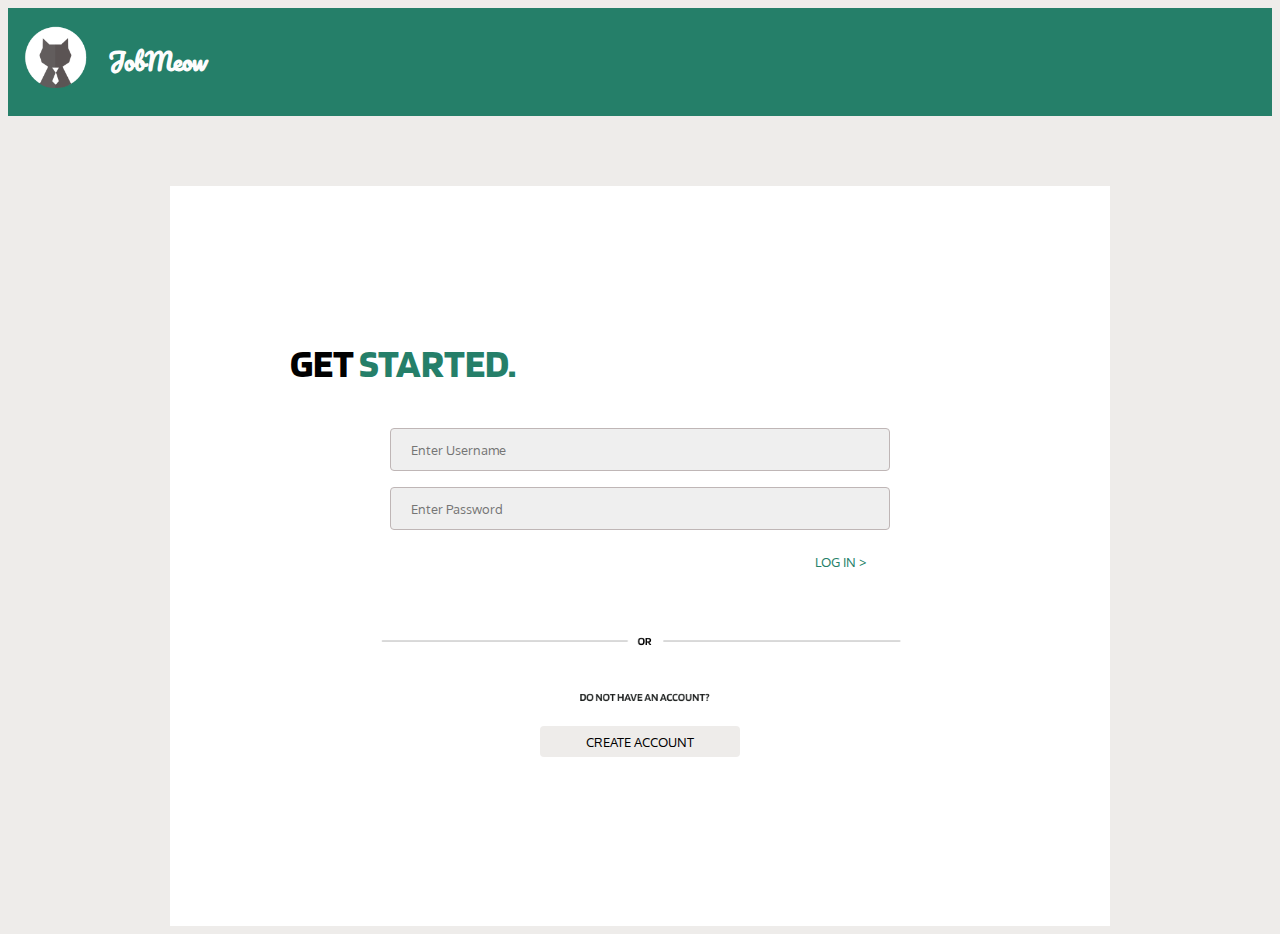
<file: index.html>
<!DOCTYPE html>
<html>

<head>
	<meta charset="utf-8">
	<meta name="viewport" content="width=device-width">
	<title>JobMeow</title>
	<link href="style1.css" rel="stylesheet" type="text/css" />

  <!--- fonts --->
  <link rel="preconnect" href="https://fonts.googleapis.com">
  <link rel="preconnect" href="https://fonts.gstatic.com" crossorigin>
  <link href="https://fonts.googleapis.com/css2?family=Pacifico&display=swap" rel="stylesheet">
  <link href="https://fonts.googleapis.com/css2?family=Blinker:wght@600&display=swap" rel="stylesheet"> 
  <link href="https://fonts.googleapis.com/css2?family=Oxygen:wght@300&display=swap" rel="stylesheet">
  <link href="https://fonts.googleapis.com/css2?family=Oxygen:wght@700&display=swap" rel="stylesheet">
  <link href="https://fonts.googleapis.com/css2?family=Oxygen:wght@700&display=swap" rel="stylesheet">
  
</head>

<body>
	<!--- top bar --->
	<div class="header">
		<img src="Logo.png" id="logo"/>
		<h3>JobMeow</h3>
	</div>

	<!--- how to link to other pages through buttons --->
  <div class="login">
    <h2>GET <span id="started">STARTED. </span></h2>
      <div class="user">
        <input type="text"  name = "username" id ="username" placeholder="Enter Username" required>
        <input type="password"  name = "password" id ="password" placeholder="Enter Password" required>
        <button type="button" id = "logginButton">LOG IN ></button>
        
        <script src="script.js"></script>
        <script src="fileSaver.js"></script>
        <script src="scriptLoginForm.js"></script>
      </div>
      
    <img src="Register.png" id="register" />
    <div class="register">
      <a href="createAccount.html">
          <button type="register">CREATE ACCOUNT</button>
      </a>
    </div>
  </div>

  </body>
</html>
</file>
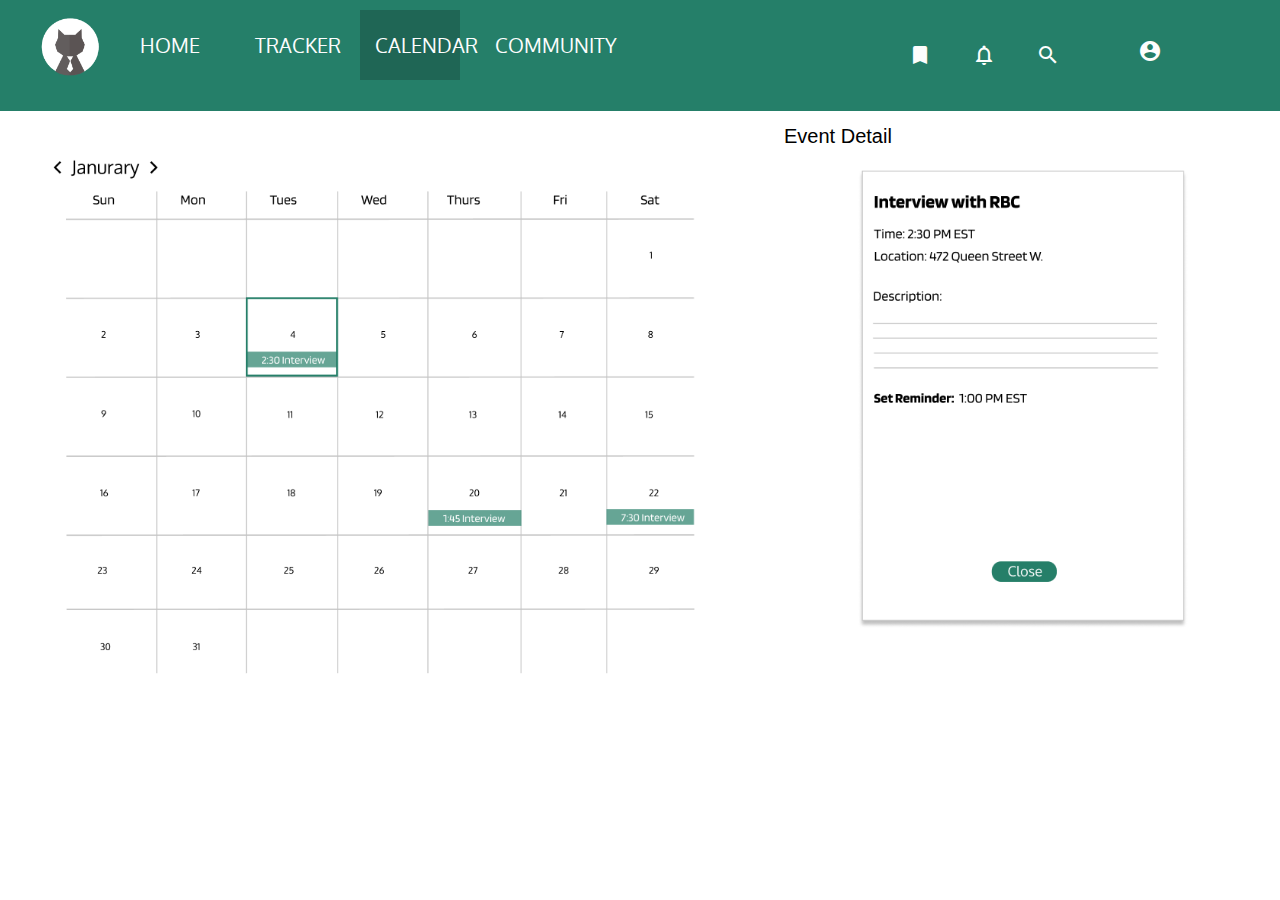
<file: calendar.html>
<!DOCTYPE html>
<html lang="en">
  <head>
    <meta charset="UTF-8" />
    <title>JobMeow</title>
    
    <link href="style2.css" rel="stylesheet" type="text/css" />
    <link rel="stylesheet" href="https://www.w3schools.com/w3css/4/w3.css">

    <!--- fonts --->
    <link rel="preconnect" href="https://fonts.googleapis.com">
    <link rel="preconnect" href="https://fonts.gstatic.com" crossorigin>
    <link href="https://fonts.googleapis.com/css2?family=Pacifico&display=swap" rel="stylesheet">
    <link href="https://fonts.googleapis.com/css2?family=Blinker:wght@600&display=swap" rel="stylesheet"> 
    <link href="https://fonts.googleapis.com/css2?family=Oxygen:wght@300&display=swap" rel="stylesheet">
    <link href="https://fonts.googleapis.com/css2?family=Oxygen:wght@700&display=swap" rel="stylesheet">
    <link href="https://fonts.googleapis.com/css2?family=Oxygen:wght@700&display=swap" rel="stylesheet">

    <!--- icons --->
    <link rel="stylesheet" href="https://fonts.googleapis.com/icon?family=Material+Icons">

  </head>

  <body>
  <!--- top bar --->
    <div class="header">
      <nav> 
        <ul>
          <li> <img src="Logo.png" /> </li>
          <li> <a href="home.html">HOME</a></li>
          <li> <a href="tracker-page.html">TRACKER</a></li>
          <li> <a class="active" href="calendar.html">CALENDAR</a></li>
          <li> <a href="community.html">COMMUNITY</a></li>
          <li class="leftS"> <a class="leftA" href="profile.html"><i class="material-icons">account_circle</i></a></li>
          <li class="leftS"><i class="material-icons">search</i></li>
          <li class="leftS"> <i class="material-icons">notifications_none</i></li>
          <li class="leftS"><i class="material-icons">bookmark</i></li>
        </ul>
      </nav>
    </div>

    <div class="left">
      <br>
      <br>
      <img src="calendarB.png" style="width:90%" >
    </div>

    <div class="right">
      <div class="w3-container">
        <h4> Event Detail </h4>
        <img src="Events.png" style="width:70%" >
      </div>
    </div>
  </body>
</html>
</file>
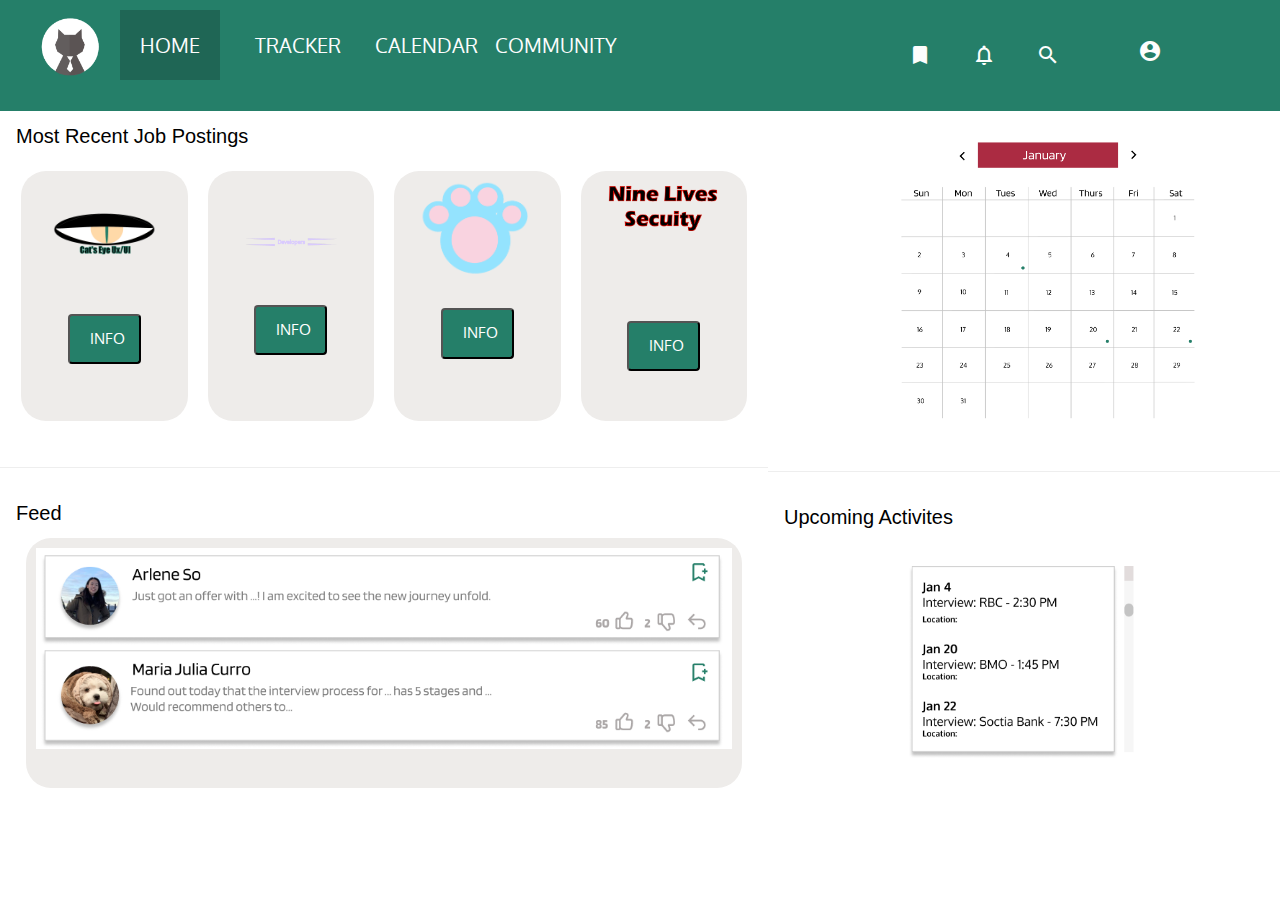
<file: home.html>
<!DOCTYPE html>
<html>
  <head>
    <meta charset="utf-8">
    <meta name="viewport" content="width=device-width">
    <title>JobMeow</title>
    <link href="style2.css" rel="stylesheet" type="text/css" />
    <link rel="stylesheet" href="https://www.w3schools.com/w3css/4/w3.css">

    <!--- fonts --->
    <link rel="preconnect" href="https://fonts.googleapis.com">
    <link rel="preconnect" href="https://fonts.gstatic.com" crossorigin>
    <link href="https://fonts.googleapis.com/css2?family=Pacifico&display=swap" rel="stylesheet">
    <link href="https://fonts.googleapis.com/css2?family=Blinker:wght@600&display=swap" rel="stylesheet"> 
    <link href="https://fonts.googleapis.com/css2?family=Oxygen:wght@300&display=swap" rel="stylesheet">
    <link href="https://fonts.googleapis.com/css2?family=Oxygen:wght@700&display=swap" rel="stylesheet">
    <link href="https://fonts.googleapis.com/css2?family=Oxygen:wght@700&display=swap" rel="stylesheet">

    <!--- icons --->
    <link rel="stylesheet" href="https://fonts.googleapis.com/icon?family=Material+Icons">

  </head>
  
  <body>
    <!--- top bar --->
    <div class="header">
      <nav> 
        <ul>
          <li> <img src="Logo.png" /> </li>
          <li> <a class="active" href="home.html">HOME</a></li>
          <li> <a href="tracker-page.html">TRACKER</a></li>
          <li> <a href="calendar.html">CALENDAR</a></li>
          <li> <a href="community.html">COMMUNITY</a></li>
          <li class="leftS"> <a class="leftA" href="profile.html"><i class="material-icons">account_circle</i></a></li>
          <li class="leftS"><i class="material-icons">search</i></li>
          <li class="leftS"> <i class="material-icons">notifications_none</i></li>
          <li class="leftS"><i class="material-icons">bookmark</i></li>
        </ul>
      </nav>
    </div>
   
    <div class="left">
      <div class="w3-container">
        <h4> Most Recent Job Postings </h4>
        <div class="row">
          <div class="column">
            <div class="card">
              <img src="5.png" style="width:70%" >
              <button type="info4">INFO</button>
            </div>
          </div>

          <div class="column">
            <div class="card">
              <img src="6.png" style="width:90%" >
              <button type="info2">INFO</button>
            </div>
          </div>

          <div class="column">
            <div class="card">
              <img src="7.png" style="width:80%" >
              <button type="info3">INFO</button>
            </div>
          </div>

          <div class="column">
            <div class="card">
              <img src="8.png" style="width:80%" >
              <button type="info">INFO</button>
            </div>
          </div>
        </div>
      </div>
      <hr>

      <div class="w3-container">
        <h4> Feed </h4>
        <div class="column2">
          <div class="row2">
            <div class="card">
              <img src="feeds.png" style="width:100%" >
            </div>
          </div>
        </div>
      </div>
    </div>

    <div class="right">
      <div class="w3-container">
        <a href="calendar.html">
          <img class="centerAll" src="miniC.png" width:"200px" height="300px"/>
        </a>
      </div>

      <hr>
      
      <div class="w3-container">
        <h4> Upcoming Activites </h4>
        <a href="tracker-page.html">
          <img class="centerAll" src="act.png" width:"700px" height="200px" >
        </a>
      </div>
    </div>
    
    <!--- how to link to other pages through buttons --->
    <script src="script.js"></script>
  </body>
</html>
</file>
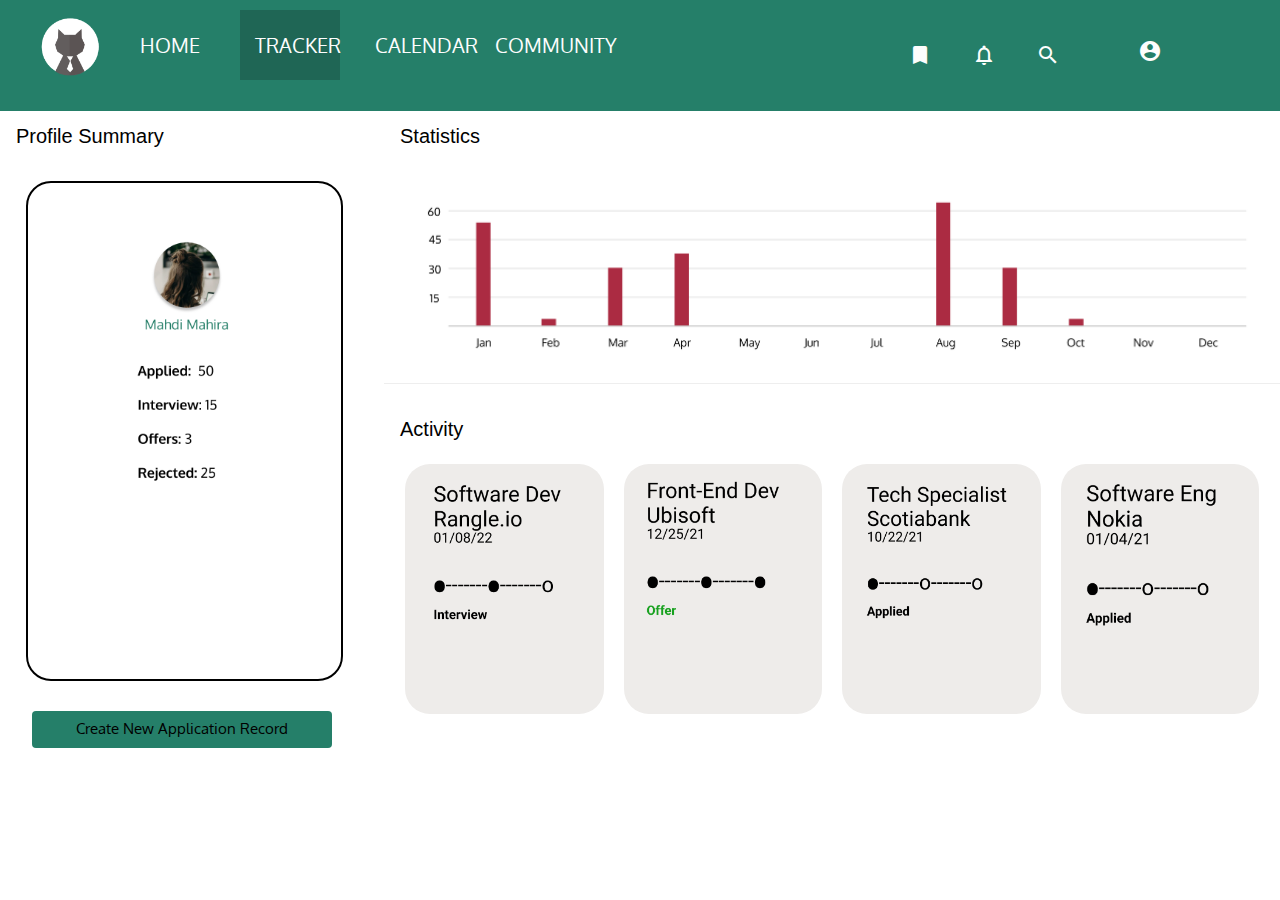
<file: tracker-page.html>
<!DOCTYPE html>
<html>
  <head>
    <meta charset="utf-8">
    <meta name="viewport" content="width=device-width">
    <title>JobMeow</title>
    <link href="style2.css" rel="stylesheet" type="text/css" />
    <link rel="stylesheet" href="https://www.w3schools.com/w3css/4/w3.css">

    <!--- fonts --->
    <link rel="preconnect" href="https://fonts.googleapis.com">
    <link rel="preconnect" href="https://fonts.gstatic.com" crossorigin>
    <link href="https://fonts.googleapis.com/css2?family=Pacifico&display=swap" rel="stylesheet">
    <link href="https://fonts.googleapis.com/css2?family=Blinker:wght@600&display=swap" rel="stylesheet"> 
    <link href="https://fonts.googleapis.com/css2?family=Oxygen:wght@300&display=swap" rel="stylesheet">
    <link href="https://fonts.googleapis.com/css2?family=Oxygen:wght@700&display=swap" rel="stylesheet">
    <link href="https://fonts.googleapis.com/css2?family=Oxygen:wght@700&display=swap" rel="stylesheet">

    <!--- icons --->
    <link rel="stylesheet" href="https://fonts.googleapis.com/icon?family=Material+Icons">

  </head>
  
  <body>
    <!--- top bar --->
    <div class="header">
      <nav> 
        <ul>
          <li> <img src="Logo.png" /> </li>
          <li> <a href="home.html">HOME</a></li>
          <li> <a class="active" href="tracker-page.html">TRACKER</a></li>
          <li> <a href="calendar.html">CALENDAR</a></li>
          <li> <a href="community.html">COMMUNITY</a></li>
          <li class="leftS"> <a class="leftA" href="profile.html"><i class="material-icons">account_circle</i></a></li>
          <li class="leftS"> <i class="material-icons">search</i></li>
          <li class="leftS"> <i class="material-icons">notifications_none</i></li>
          <li class="leftS"> <i class="material-icons">bookmark</i></li>
        </ul>
      </nav>
    </div>
    
    <div class="leftT">
      <div class="w3-container">
       <h4> Profile Summary </h4>
         <div class="column2">
          <div class="card4">
            <br>
            <br>
            <img src="Track.png" style="width:50%" />
         </div>
      </div>
    </div>
    <div class="register3">
      <!--- how to link to other pages through buttons --->
        <a href="tracker-input.html">
          <button type="plus1">Create New Application Record</button>
        </a>
    </div>
    </div>

    <div class="rightT">
      <div class="w3-container">
         <h4> Statistics </h4>
         <img src="Stats.png" style="width:100%" />
      </div>
      <hr>
      <div class="w3-container">
        <h4> Activity </h4>
        <div class="row">
          <div class="column">
            <div class="card">
              <img src="1.png" style="width:90%" >
              <script src="script.js"></script>
              <script src="trackerPage.js"></script>
            </div>
          </div>

          <div class="column">
            <div class="card">
              <img src="2.png" style="width:90%" >
            </div>
          </div>

          <div class="column">
            <div class="card">
              <img src="3.png" style="width:90%" >
            </div>
          </div>

          <div class="column">
            <div class="card">
              <img src="4.png" style="width:90%" >
            </div>
          </div>
        </div>
      </div>
    </div>
  
  </body>
</html>
</file>
<file: style1.css>
body {
  background-color: #EEECEA;
}

.header {
  padding: 10px;
  text-align: left;
  background: #257F69;
  color: #FDFDFD;
  font-family: 'Pacifico', cursive;
  font-size: 20px;
}

#logo {
  width: 75px;
  height: 75px;
  float: left;    
  margin: 0 15px 0 0;
}

h2 {
  font-family: 'Blinker', sans-serif;
  font-size: 40px;
  
}

#started {
  font-family: 'Blinker', sans-serif;
  font-size: 40px;
  color: #257F69;
}
.login {
  background-color: #FFFFFF;
  width: 700px;
  height: 500px;
  padding: 120px;
  margin-right: auto;
  margin-left: auto;
  margin-top: 70px;
  margin-bottom: 0;
  font-family: 'Oxygen', sans-serif;
  overflow-x: hidden;
  overflow-y: auto;
}

div.user {
  width: 500px;
  height: 200px;
  margin: auto;
}

input[type=text]{
  width: 100%;
  padding: 12px 20px;
  margin: 8px 0;
  display: inline-block;
  border: 1px solid #BFB6B6;
  background-color: #EFEFEF;
  border-radius: 4px;
  box-sizing: border-box;
  font-family: 'Oxygen', sans-serif;
}

input[type=password]{
  width: 100%;
  padding: 12px 20px;
  margin: 8px 0;
  display: inline-block;
  border: 1px solid #BFB6B6;
  background-color: #EFEFEF;
  border-radius: 4px;
  box-sizing: border-box;
  font-family: 'Oxygen', sans-serif;
}

button[type=button] {
  width: 20%;
  background-color: #FFFFFF;
  color: #257F69;
  padding: 7px 10px;
  margin: 8px 0;
  border: none;
  border-radius: 4px;
  cursor: pointer;
  float: right;
  font-family: 'Oxygen', sans-serif;
}

button[type=button]:hover {
  font-weight: bold;
  font-family: 'Oxygen', sans-serif;
}

#register {
  display: block;
  margin-left: auto;
  margin-right: auto;
  width: 80%;
}

div.register {
  width: 200px;
  height: 100px;
  margin: auto;
  text-align: center;
}

div.register2 {
  width: 350px;
  height: 100px;
  margin: auto;
  text-align: right;
  float: right;
}

button[type=register] {
  width: 100%;
  background-color: #EEECEA;
  color: #000000;
  padding: 7px 10px;
  margin: 8px 0;
  border: none;
  border-radius: 4px;
  cursor: pointer;
  font-family: 'Oxygen', sans-serif;
}

button[type=register]:hover {
  text-decoration:underline;
  display:inline-block;
  text-decoration-color: #257F69;
  
}
</file>
<file: style2.css>
body {
  background-color: #FFFFFF;
  font-family: 'Oxygen', sans-serif;
}

.header {
  padding: 10px;
  text-align: center;
  background: #257F69;
  color: #FDFDFD;
  font-family: 'Oxygen', sans-serif;
  font-size: 20px;
}

nav {
  width: 100%;
  background-color: #257F69;
  overflow: auto;
  display: inline-block;
  margin-left: 10px;
}

ul {
  padding: 0;
  margin: 0 0 0 15px;
  list-style: none;
}

li {
  float: left;
}

a {
  width: 100px;
  display: block; 
  margin-right: 20px;
  padding: 20px 15px;
  text-decoration: none;
  font-family: 'Oxygen', sans-serif;
  color: #FFFFFF;
  text-align: center;
  cursor: pointer;
  
} 

a:hover {
  text-decoration: underline; 
  transition: 0.5s;
  font-style: bold;
}

li img{
  width: 70px;
  height: 70px;
  float: left;    
  margin: 0 15px 0 0;
}

.active {
  background-color: #1F6655; 
}

.leftS {
  float: right;
  text-align: center;
  font-size:50px;
  margin-right: 40px;
  cursor: pointer;
  text-decoration: underline;  
  font-family: 'Oxygen', sans-serif;
}

.leftA {
  float: right;
  margin-right: 40px;
  margin-top: -24px;
  cursor: pointer;
}

.leftS:hover {
  text-decoration: underline;  
  transition: 0.5s;
  font-style: bold;
}

div.left {
  width: 60%;
  height: 700px;
  float: left;
  margin: auto;
  text-align: center;
  background-color:#FFFFFF;
  font-family: 'Oxygen', sans-serif;
}

h4 {
  text-align: left;
  font-family: 'Oxygen', sans-serif;
  font-size: 70px;
}

div.right {
  width: 40%;
  height: 700px;
  float: right;
  margin: auto;
  text-align: center;
  background-color: #FFFFFF;
}

.column 
{
  float: left;
  width: 25%;
  margin-bottom: 16px;
}

.row 
{
  margin: 0 -5px;
}

.card {
  background-color:#EEECEA;
  box-shadow: lightgrey;
  border-radius: 25px; 
  height: 250px;
  padding: 10px;
  margin: 10px;
  text-align: center;
}

.card2 {
  background-color:#EEECEA;
  box-shadow: lightgrey;
  border-radius: 25px; 
  width: 100%;
  height: 5px;
  padding: 10px;
  margin: 10px;
  text-align: center;
}

button[type=info]{
  margin-top: 90px;
  width: 50%;
  padding: 12px 20px;
  display: inline-block;
  background-color: #257F69;
  border-radius: 4px;
  box-sizing: border-box;
  font-family: 'Oxygen', sans-serif;
  color: #FFFFFF
}

button[type=info4]{
  margin-top: 30px;
  width: 50%;
  padding: 12px 20px;
  display: inline-block;
  background-color: #257F69;
  border-radius: 4px;
  box-sizing: border-box;
  font-family: 'Oxygen', sans-serif;
  color: #FFFFFF
}

button[type=info2]{
  margin-top: -8px;
  width: 50%;
  padding: 12px 20px;
  display: inline-block;
  background-color: #257F69;
  border-radius: 4px;
  box-sizing: border-box;
  font-family: 'Oxygen', sans-serif;
  color: #FFFFFF
}

button[type=info3]{
  margin-top: 30px;
  width: 50%;
  padding: 12px 20px;
  display: inline-block;
  background-color: #257F69;
  border-radius: 4px;
  box-sizing: border-box;
  font-family: 'Oxygen', sans-serif;
  color: #FFFFFF
}

.column2 
{
  width: 100%;
}

.row2
{
  width: 100%;
}

.card3 {
  background-color:#FFFFFF;
  box-shadow: lightgrey;
  border-radius: 25px; 
  height: 250px;
  padding: 10px;
  margin: 10px;
  text-align: center;
}

/* TRACKER PAGE */
div.rightT {
  width: 70%;
  height: 700px;
  float: right;
  margin: auto;
  text-align: center;
  background-color:#FFFFFF;
  font-family: 'Oxygen', sans-serif;
}

div.leftT {
  width: 30%;
  height: 700px;
  float: left;
  margin: auto;
  text-align: center;
  background-color:#FFFFFF;
  font-family: 'Oxygen', sans-serif;
}

.card4 {
  background-color:#FFFFFF;
  box-shadow: lightgrey;
  border: 2px solid black;
  border-radius: 25px; 
  width: 90%;
  height: 500px;
  padding: 10px;
  margin: 10px;
  text-align: center;
  margin-top: 30px;
}

button[type=plus] {
  width: 300px;
  background-color: #257F69;
  color: #000000;
  padding: 7px 10px;
  border: none;
  border-radius: 4px;
  cursor: pointer;
  font-family: 'Oxygen', sans-serif;
  text-align: center;
}

button[type=plus1] {
  width: 300px;
  background-color: #257F69;
  color: #000000;
  padding: 7px 10px;
  border: none;
  border-radius: 4px;
  cursor: pointer;
  font-family: 'Oxygen', sans-serif;
}

div.register3 {
  width: 350px;
  height: 100px;
  margin: auto;
  text-align: center;
  float: center;
}

.centerAll {
   margin-left: 100px;
}

/* profile */
h2 {
  font-family: 'Blinker', sans-serif;
  font-size: 40px;
  
}

#started {
  font-family: 'Blinker', sans-serif;
  font-size: 40px;
  color: #257F69;
}
.login {
  background-color: #EFEFEF;
  width: 700px;
  height: 600px;
  padding: 40px;
  margin-right: auto;
  margin-left: auto;
  margin-top: 90px;
  margin-bottom: 0;
  font-family: 'Oxygen', sans-serif;
  overflow-x: hidden;
  overflow-y: auto;
}

div.user {
  width: 500px;
  height: 200px;
  margin: auto;
}

input[type=text]{
  width: 100%;
  padding: 12px 20px;
  margin: 8px 0;
  display: inline-block;
  border: 1px solid #BFB6B6;
  background-color: #EFEFEF;
  border-radius: 4px;
  box-sizing: border-box;
  font-family: 'Oxygen', sans-serif;
}

input[type=number]{
  width: 100%;
  padding: 12px 20px;
  margin: 8px 0;
  display: inline-block;
  border: 1px solid #BFB6B6;
  background-color: #EFEFEF;
  border-radius: 4px;
  box-sizing: border-box;
  font-family: 'Oxygen', sans-serif;
}

input[type=password]{
  width: 100%;
  padding: 12px 20px;
  margin: 8px 0;
  display: inline-block;
  border: 1px solid #BFB6B6;
  background-color: #EFEFEF;
  border-radius: 4px;
  box-sizing: border-box;
  font-family: 'Oxygen', sans-serif;
}

button[type=button] {
  width: 95px;
  background-color: #FFFFFF;
  color: #257F69;
  padding: 7px 10px;
  margin: 8px 0;
  border: none;
  border-radius: 4px;
  cursor: pointer;
  font-family: 'Oxygen', sans-serif;
  text-align: center;
}

button[type=button]:hover {
  font-weight: bold;
  font-family: 'Oxygen', sans-serif;
}

#register {
  display: block;
  margin-left: auto;
  margin-right: auto;
  width: 80%;
}

div.register {
  width: 200px;
  height: 100px;
  margin: auto;
  text-align: center;
}

div.register2 {
  width: 300px;
  height: 100px;
  margin: auto;
  text-align: right;
  float: right;
}

button[type=register] {
  width: 300%;
  background-color: #EEECEA;
  color: #000000;
  padding: 7px 10px;
  margin: 8px 0;
  border: none;
  border-radius: 4px;
  cursor: pointer;
  font-family: 'Oxygen', sans-serif;
}

button[type=register]:hover {
  text-decoration:underline;
  display:inline-block;
  text-decoration-color: #257F69;
  
}
</file>
